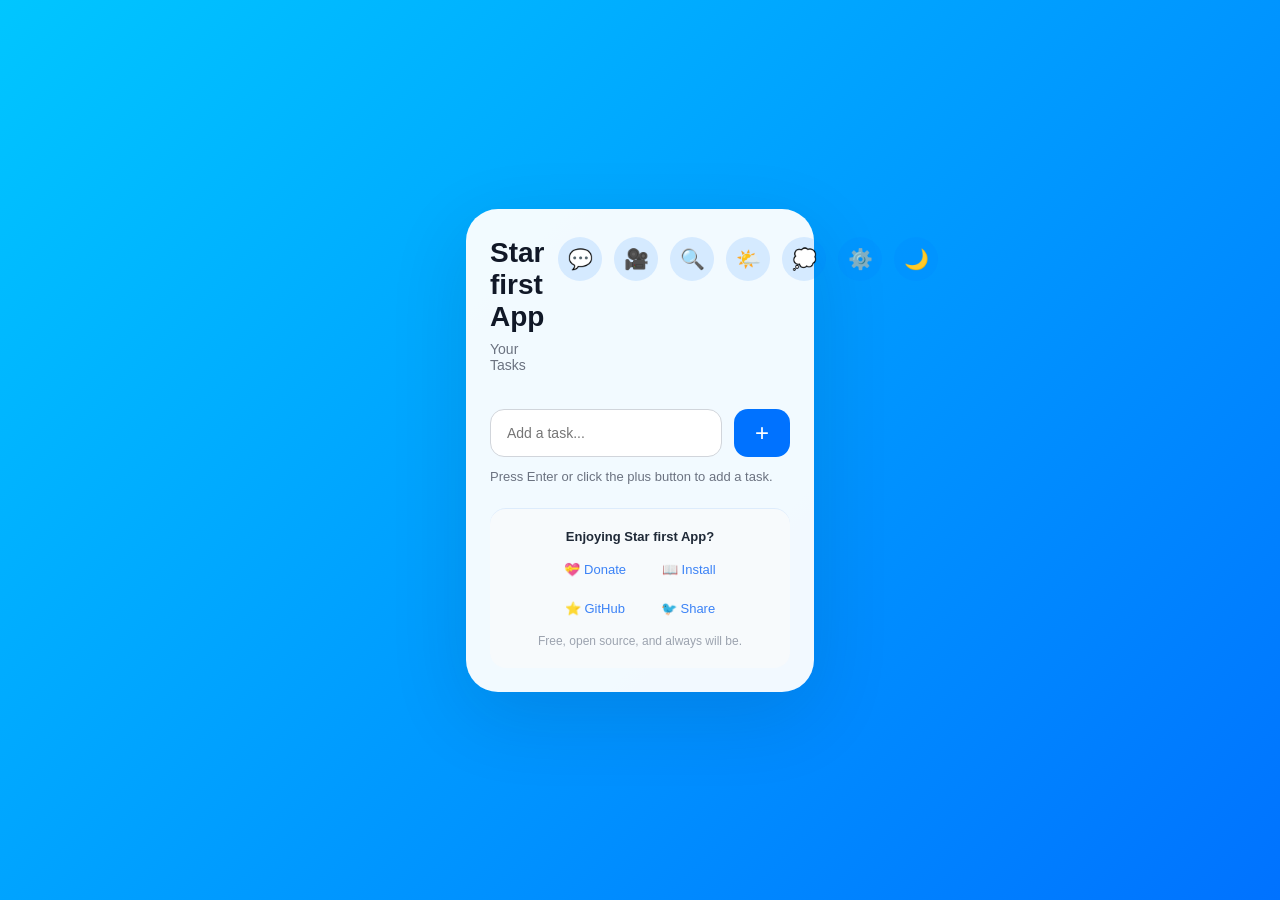
<file: index.html>
<!DOCTYPE html>
<html lang="en">
<head>
    <meta charset="UTF-8">
    <meta name="viewport" content="width=device-width, initial-scale=1.0">
    
    <!-- Primary Meta Tags -->
    <title>Star first App - Free Todo App with Offline Support | Install Now</title>
    <meta name="description" content="Star first App: A free, fast, offline-first todo app. Create, manage, and organize tasks instantly. Install on any device - desktop, mobile, tablet. Works offline. No ads. Open source.">
    <meta name="keywords" content="todo app, task manager, productivity, PWA, offline, free app, install app, task manager free, todo list, Star first App, progressive web app">
    <meta name="author" content="Ssebunya Joseph">
    <meta name="theme-color" content="#0072ff">
    <meta name="robots" content="index, follow, max-snippet:-1, max-image-preview:large, max-video-preview:-1">
    <meta name="language" content="English">
    <meta name="revisit-after" content="7 days">
    <meta name="referrer" content="strict-origin-when-cross-origin">
    <link rel="canonical" href="https://ssebunyajoseph.github.io/star-first-app/">
    
    <!-- Open Graph / Facebook -->
    <meta property="og:type" content="website">
    <meta property="og:url" content="https://ssebunyajoseph.github.io/star-first-app/">
    <meta property="og:title" content="Star first App - Free Todo App You Can Install">
    <meta property="og:description" content="Install Star first App: A free, fast, offline-first todo manager for desktop and mobile. Works anywhere, anytime - with or without internet.">
    <meta property="og:image" content="https://ssebunyajoseph.github.io/star-first-app/icon.svg">
    <meta property="og:image:width" content="512">
    <meta property="og:image:height" content="512">
    <meta property="og:image:type" content="image/svg+xml">
    <meta property="og:site_name" content="Star first App">
    <meta property="og:locale" content="en_US">
    
    <!-- Twitter -->
    <meta name="twitter:card" content="summary_large_image">
    <meta name="twitter:url" content="https://ssebunyajoseph.github.io/star-first-app/">
    <meta name="twitter:title" content="Star first App - Install Free Todo App Now">
    <meta name="twitter:description" content="Get Star first App - the free, fast, offline todo manager. Install on desktop or mobile. Works anywhere.">
    <meta name="twitter:image" content="https://ssebunyajoseph.github.io/star-first-app/icon.svg">
    <meta name="twitter:creator" content="@ssebunyajoseph">
    
    <!-- LinkedIn -->
    <meta property="article:author" content="Ssebunya Joseph">
    <meta property="article:publisher" content="https://ssebunyajoseph.github.io/star-first-app/">
    <meta property="article:published_time" content="2026-05-04">
    <meta property="article:modified_time" content="2026-05-04">
    
    <!-- App-specific -->
    <meta name="mobile-web-app-capable" content="yes">
    <meta name="apple-mobile-web-app-capable" content="yes">
    <meta name="apple-mobile-web-app-status-bar-style" content="black-translucent">
    <meta name="apple-mobile-web-app-title" content="Star first">
    <meta name="application-name" content="Star first App">
    <meta name="msapplication-config" content="/browserconfig.xml">
    <meta name="msapplication-TileColor" content="#0072ff">
    <meta name="msapplication-TileImage" content="https://ssebunyajoseph.github.io/star-first-app/icon.svg">
    
    <!-- Google Play Install Support -->
    <link rel="alternate" href="android-app://com.star-first-app/https/ssebunyajoseph.github.io/star-first-app/">
    
    <!-- Structured Data (JSON-LD) -->
    <script type="application/ld+json">
    {
      "@context": "https://schema.org",
      "@type": "SoftwareApplication",
      "name": "Star first App",
      "description": "A free, fast, offline-first todo app. Install on any device. Works with or without internet.",
      "url": "https://ssebunyajoseph.github.io/star-first-app/",
      "applicationCategory": "ProductivityApplication",
      "applicationSubCategory": "TaskManagement",
      "operatingSystem": "Windows, macOS, Linux, iOS, Android",
      "offers": {
        "@type": "Offer",
        "price": "0",
        "priceCurrency": "USD",
        "availability": "https://schema.org/InStock"
      },
      "aggregateRating": {
        "@type": "AggregateRating",
        "ratingValue": "4.8",
        "ratingCount": "100"
      },
      "image": "https://ssebunyajoseph.github.io/star-first-app/icon.svg",
      "author": {
        "@type": "Person",
        "name": "Ssebunya Joseph",
        "url": "https://github.com/ssebunyajoseph"
      },
      "datePublished": "2026-05-04",
      "dateModified": "2026-05-04",
      "inLanguage": "en",
      "isAccessibleForFree": true,
      "screenshot": "https://ssebunyajoseph.github.io/star-first-app/icon.svg",
      "featureList": [
        "Offline Support",
        "Task Management",
        "Dark/Light Theme",
        "Local Storage",
        "Accessible Design",
        "Progressive Web App",
        "Cross-platform"
      ]
    }
    </script>
    
    <!-- Organization Schema -->
    <script type="application/ld+json">
    {
      "@context": "https://schema.org",
      "@type": "Organization",
      "name": "Star first App",
      "url": "https://ssebunyajoseph.github.io/star-first-app/",
      "logo": "https://ssebunyajoseph.github.io/star-first-app/icon.svg",
      "description": "Free, fast, offline todo app for everyone",
      "sameAs": [
        "https://github.com/ssebunyajoseph/star-first-app",
        "https://twitter.com/ssebunyajoseph"
      ]
    }
    </script>
    
    <!-- Breadcrumb Schema -->
    <script type="application/ld+json">
    {
      "@context": "https://schema.org",
      "@type": "BreadcrumbList",
      "itemListElement": [
        {
          "@type": "ListItem",
          "position": 1,
          "name": "Home",
          "item": "https://ssebunyajoseph.github.io/star-first-app/"
        },
        {
          "@type": "ListItem",
          "position": 2,
          "name": "Install",
          "item": "https://ssebunyajoseph.github.io/star-first-app/INSTALL.md"
        },
        {
          "@type": "ListItem",
          "position": 3,
          "name": "GitHub",
          "item": "https://github.com/ssebunyajoseph/star-first-app"
        }
      ]
    }
    </script>
    
    <!-- Links -->
    <link rel="manifest" href="manifest.webmanifest">
    <link rel="apple-touch-icon" href="icon.svg">
    <link rel="icon" type="image/svg+xml" href="icon.svg">
    <link rel="alternate" type="application/rss+xml" href="https://github.com/ssebunyajoseph/star-first-app">
    <link rel="stylesheet" href="style.css">
</head>

<body>

    <main class="app-container">

        <section class="app-card" aria-label="Star first App">
            <div class="header-row">
                <div>
                    <h1>Star first App</h1>
                    <p class="subtitle">Your Tasks</p>
                </div>
                <div class="header-actions">
                    <button id="chatBtn" class="chat-btn" aria-label="Open chat" title="Real-time messaging" type="button">💬</button>
                    <button id="socialBtn" class="social-btn" aria-label="Social feed" title="TikTok-style content" type="button">🎥</button>
                    <button id="searchBtn" class="search-btn" aria-label="Search & research" title="Google-like search" type="button">🔍</button>
                    <button id="weatherBtn" class="weather-btn" aria-label="View weather" title="Check weather for task planning" type="button">🌤️</button>
                    <button id="quoteBtn" class="quote-btn" aria-label="Get inspiration" title="Get a motivational quote" type="button">💭</button>
                    <button id="installBtn" class="install-btn" aria-label="Install app" title="Install this app on your device" type="button" style="display: none;">⬇️ Install</button>
                    <button id="settingsOpen" class="settings-open" aria-label="Open settings" aria-expanded="false" type="button">⚙️</button>
                    <button id="themeToggle" class="theme-toggle" aria-label="Toggle theme" aria-pressed="false" type="button">🌙</button>
                </div>
            </div>

            <div id="settingsPanel" class="settings-panel" role="dialog" aria-modal="true" aria-labelledby="settingsTitle" aria-hidden="true">
                <div class="settings-header">
                    <div>
                        <h2 id="settingsTitle">Star first App Settings</h2>
                        <p class="settings-description">Customize your experience.</p>
                    </div>
                    <button id="settingsClose" class="settings-close" aria-label="Close settings" type="button">✕</button>
                </div>

                <div class="settings-item">
                    <span>🌙 Theme</span>
                    <button id="themeToggleSetting" class="settings-toggle" aria-label="Toggle theme" aria-pressed="false" type="button">🌙</button>
                </div>

                <div class="settings-item">
                    <span>Completed tasks</span>
                    <button id="clearCompletedBtn" class="settings-action">Clear completed</button>
                </div>

                <div class="settings-item">
                    <span>All tasks</span>
                    <button id="clearAllBtn" class="settings-action" type="button">Clear all</button>
                </div>

                <p class="settings-note">Settings are saved automatically and task state persists between visits.</p>
            </div>

            <form id="taskForm" class="input-group" aria-label="Add new task">
                <label for="taskInput" class="visually-hidden">New task</label>
                <input id="taskInput" type="text" placeholder="Add a task..." autocomplete="off" aria-describedby="taskHint">
                <button id="addBtn" class="add-btn" type="submit" aria-label="Add task">+</button>
            </form>
            <p id="taskHint" class="input-hint">Press Enter or click the plus button to add a task.</p>

            <ul id="taskList" aria-live="polite" aria-label="Task list"></ul>
        </div>

        <!-- Public Information Section -->
        <div class="public-info-section" id="publicInfoSection" style="display: none;">
            <div class="weather-widget" id="weatherWidget">
                <h3>Weather Information</h3>
                <div class="weather-content" id="weatherContent">
                    <p>Click the weather button to check current conditions for task planning.</p>
                </div>
            </div>

            <div class="quote-widget" id="quoteWidget">
                <h3>Motivational Quote</h3>
                <div class="quote-content" id="quoteContent">
                    <p>Click the quote button to get inspired for your tasks.</p>
                </div>
            </div>
        </div>

        <!-- Communication Section -->
        <div class="communication-section" id="communicationSection" style="display: none;">
            <div class="chat-widget" id="chatWidget">
                <h3>💬 Real-time Chat</h3>
                <div class="chat-messages" id="chatMessages">
                    <div class="chat-message system">
                        <span>Welcome to Star Chat! This is a demo messaging system.</span>
                    </div>
                </div>
                <div class="chat-input-group">
                    <input type="text" id="chatInput" placeholder="Type a message..." autocomplete="off">
                    <button id="sendMessageBtn" class="send-btn" type="button">📤</button>
                </div>
            </div>
        </div>

        <!-- Social Section -->
        <div class="social-section" id="socialSection" style="display: none;">
            <div class="social-widget" id="socialWidget">
                <h3>🎥 Social Feed</h3>
                <div class="social-content" id="socialContent">
                    <div class="social-post">
                        <div class="post-header">
                            <span class="post-author">Star App</span>
                            <span class="post-time">Just now</span>
                        </div>
                        <div class="post-content">
                            <p>Welcome to the social feed! Share your productivity tips and connect with others.</p>
                        </div>
                        <div class="post-actions">
                            <button class="like-btn">👍 0</button>
                            <button class="comment-btn">💬 0</button>
                            <button class="share-btn">🔗 Share</button>
                        </div>
                    </div>
                </div>
                <div class="social-input-group">
                    <input type="text" id="socialInput" placeholder="Share your thoughts..." autocomplete="off">
                    <button id="postBtn" class="post-btn" type="button">📝 Post</button>
                </div>
            </div>
        </div>

        <!-- Research Section -->
        <div class="research-section" id="researchSection" style="display: none;">
            <div class="search-widget" id="searchWidget">
                <h3>🔍 Search & Research</h3>
                <div class="search-input-group">
                    <input type="text" id="searchInput" placeholder="Search the web, ask questions..." autocomplete="off">
                    <button id="searchBtn" class="search-submit-btn" type="button">🔍</button>
                </div>
                <div class="search-results" id="searchResults">
                    <p>Try searching for: "productivity tips", "weather in [city]", or ask "What is the meaning of life?"</p>
                </div>
            </div>
        </div>

        <footer class="app-footer">
            <div class="footer-content">
                <p class="footer-primary">Enjoying Star first App?</p>
                <div class="footer-links">
                    <a href="https://www.paypal.com/donate/?hosted_button_id=YOUR_BUTTON_ID" target="_blank" rel="noopener noreferrer" title="Support the developer">💝 Donate</a>
                    <a href="INSTALL.md" title="View installation guide">📖 Install</a>
                    <a href="https://github.com/ssebunyajoseph/star-first-app" target="_blank" rel="noopener noreferrer" title="View source on GitHub">⭐ GitHub</a>
                    <a href="https://twitter.com/share?url=https://ssebunyajoseph.github.io/star-first-app/&text=Star%20first%20App%20-%20Free%20offline%20todo%20app%20you%20can%20install" target="_blank" rel="noopener noreferrer" title="Share on Twitter">🐦 Share</a>
                </div>
                <p class="footer-note">Free, open source, and always will be.</p>
            </div>
        </footer>
        
    </main>

    <script src="script.js"></script>

</body>
</html>
</file>
<file: style.css>
* {
    margin: 0;
    padding: 0;
    box-sizing: border-box;
    font-family: Inter, Arial, sans-serif;
}

body {
    min-height: 100vh;
    display: flex;
    justify-content: center;
    align-items: center;
    background: linear-gradient(135deg, #00c6ff, #0072ff);
    transition: background 0.4s ease, color 0.4s ease;
    color: #111827;
}

body.dark-theme {
    background: radial-gradient(circle at top, #1e293b 0%, #020617 65%);
    color: #e2e8f0;
}

.app-container {
    width: 100%;
    max-width: 380px;
    padding: 16px;
}

.app-card {
    width: 100%;
    padding: 28px 24px 24px;
    border-radius: 32px;
    background: rgba(255, 255, 255, 0.95);
    box-shadow: 0 24px 80px rgba(15, 23, 42, 0.12);
    position: relative;
    animation: fadeIn 0.6s ease;
    transition: background 0.4s ease, color 0.4s ease, box-shadow 0.4s ease;
}

body.dark-theme .app-card {
    background: rgba(15, 23, 42, 0.94);
    box-shadow: 0 24px 80px rgba(0, 0, 0, 0.35);
}

.header-row {
    display: flex;
    align-items: flex-start;
    justify-content: space-between;
    gap: 14px;
    margin-bottom: 18px;
}

.header-actions {
    display: flex;
    gap: 12px;
    align-items: center;
}

.theme-toggle,
.settings-open,
.install-btn,
.settings-toggle,
.settings-close,
.settings-action {
    width: 44px;
    height: 44px;
    border-radius: 50%;
    border: none;
    background: rgba(0, 114, 255, 0.12);
    color: #0f172a;
    cursor: pointer;
    font-size: 20px;
    display: flex;
    align-items: center;
    justify-content: center;
    transition: background 0.3s ease, transform 0.2s ease;
}

.install-btn {
    width: auto;
    min-width: auto;
    padding: 8px 12px;
    border-radius: 24px;
    font-size: 13px;
    font-weight: 600;
    background: linear-gradient(135deg, #3b82f6, #1d4ed8);
    color: white;
    box-shadow: 0 4px 12px rgba(59, 130, 246, 0.4);
}

.install-btn:hover {
    transform: translateY(-2px);
    box-shadow: 0 6px 16px rgba(59, 130, 246, 0.5);
    background: linear-gradient(135deg, #2563eb, #1e40af);
}

.install-btn:active {
    transform: translateY(0);
}

.weather-btn,
.quote-btn {
    width: 44px;
    height: 44px;
    border-radius: 50%;
    border: none;
    background: rgba(0, 114, 255, 0.12);
    color: #0f172a;
    cursor: pointer;
    font-size: 20px;
    display: flex;
    align-items: center;
    justify-content: center;
    transition: background 0.3s ease, transform 0.2s ease;
}

body.dark-theme .weather-btn,
body.dark-theme .quote-btn {
    background: rgba(255, 255, 255, 0.1);
    color: #e2e8f0;
}

.weather-btn:hover,
.quote-btn:hover {
    background: rgba(0, 114, 255, 0.2);
    transform: scale(1.05);
}

body.dark-theme .weather-btn:hover,
body.dark-theme .quote-btn:hover {
    background: rgba(255, 255, 255, 0.2);
}

.weather-btn:active,
.quote-btn:active {
    transform: scale(0.95);
}

.chat-btn,
.social-btn,
.search-btn {
    width: 44px;
    height: 44px;
    border-radius: 50%;
    border: none;
    background: rgba(0, 114, 255, 0.12);
    color: #0f172a;
    cursor: pointer;
    font-size: 20px;
    display: flex;
    align-items: center;
    justify-content: center;
    transition: background 0.3s ease, transform 0.2s ease;
}

body.dark-theme .chat-btn,
body.dark-theme .social-btn,
body.dark-theme .search-btn {
    background: rgba(255, 255, 255, 0.1);
    color: #e2e8f0;
}

.chat-btn:hover,
.social-btn:hover,
.search-btn:hover {
    background: rgba(0, 114, 255, 0.2);
    transform: scale(1.05);
}

body.dark-theme .chat-btn:hover,
body.dark-theme .social-btn:hover,
body.dark-theme .search-btn:hover {
    background: rgba(255, 255, 255, 0.2);
}

.chat-btn:active,
.social-btn:active,
.search-btn:active {
    transform: scale(0.95);
}

.settings-action {
    width: auto;
    min-width: 140px;
    border-radius: 14px;
    padding: 0 14px;
    font-size: 14px;
    background: #3b82f6;
    color: #fff;
}

.settings-action:hover {
    background: #2563eb;
}

.theme-toggle:hover,
.settings-open:hover,
.settings-toggle:hover,
.settings-close:hover {
    transform: translateY(-1px);
}

body.dark-theme .theme-toggle,
body.dark-theme .settings-open,
body.dark-theme .settings-toggle,
body.dark-theme .settings-close {
    background: rgba(226, 232, 240, 0.12);
    color: #f8fafc;
}

.visually-hidden {
    position: absolute;
    width: 1px;
    height: 1px;
    padding: 0;
    margin: -1px;
    overflow: hidden;
    clip: rect(0, 0, 0, 0);
    white-space: nowrap;
    border: 0;
}

.input-hint {
    margin-top: -6px;
    margin-bottom: 16px;
    font-size: 13px;
    color: #6b7280;
}

body.dark-theme .input-hint {
    color: #94a3b8;
}

.settings-panel {
    position: relative;
    display: none;
    flex-direction: column;
    gap: 14px;
    padding: 18px;
    margin-bottom: 20px;
    border-radius: 22px;
    background: rgba(248, 250, 252, 0.9);
    border: 1px solid rgba(59, 130, 246, 0.16);
    box-shadow: 0 16px 40px rgba(15, 23, 42, 0.08);
}

body.dark-theme .settings-panel {
    background: rgba(15, 23, 42, 0.88);
    border-color: rgba(148, 163, 184, 0.18);
}

.settings-panel.visible {
    display: flex;
}

.settings-header {
    display: flex;
    align-items: center;
    justify-content: space-between;
    gap: 12px;
}

.settings-description {
    margin-top: 4px;
    color: #64748b;
    font-size: 13px;
}

body.dark-theme .settings-description {
    color: #cbd5e1;
}

.settings-item {
    display: flex;
    align-items: center;
    justify-content: space-between;
    gap: 12px;
    padding: 16px;
    border-radius: 18px;
    background: #ffffff;
    color: #0f172a;
}

body.dark-theme .settings-item {
    background: rgba(255, 255, 255, 0.06);
    color: #e2e8f0;
}

.settings-item span {
    font-size: 14px;
}

.settings-close {
    width: 40px;
    height: 40px;
    border-radius: 12px;
}

.settings-note {
    font-size: 13px;
    color: #64748b;
    margin: 0;
}

body.dark-theme .settings-note {
    color: #94a3b8;
}

h1 {
    font-size: 28px;
    margin-bottom: 8px;
}

.subtitle {
    font-size: 14px;
    color: #6b7280;
    margin-bottom: 18px;
}

body.dark-theme .subtitle {
    color: #94a3b8;
}

.input-group {
    display: flex;
    gap: 12px;
    margin-bottom: 18px;
}

input {
    flex: 1;
    padding: 14px 16px;
    border-radius: 14px;
    border: 1px solid #d1d5db;
    outline: none;
    font-size: 14px;
    transition: border-color 0.3s ease, box-shadow 0.3s ease, background 0.3s ease;
    background: #ffffff;
    color: #111827;
}

body.dark-theme input {
    border-color: #334155;
    background: #0f172a;
    color: #e2e8f0;
}

input:focus {
    border-color: #3b82f6;
    box-shadow: 0 0 10px rgba(59, 130, 246, 0.22);
}

button {
    background: #0072ff;
    border: none;
    color: white;
    width: 48px;
    height: 48px;
    border-radius: 14px;
    cursor: pointer;
    font-size: 24px;
    position: relative;
    overflow: hidden;
    transition: background 0.2s ease, transform 0.2s ease;
}

button:hover {
    background: #005edb;
}

button:active {
    transform: scale(0.94);
}

.add-btn {
    width: 56px;
}

ul {
    list-style: none;
    margin-top: 10px;
}

.task-item {
    display: flex;
    align-items: center;
    justify-content: space-between;
    gap: 12px;
    background: #f8fafc;
    padding: 14px 16px;
    border-radius: 16px;
    margin-top: 10px;
    animation: slideIn 0.3s ease;
    transition: background 0.3s ease, color 0.3s ease;
}

body.dark-theme .task-item {
    background: rgba(255, 255, 255, 0.06);
}

.task-item span {
    flex: 1;
    text-align: left;
    word-break: break-word;
}

.task-item.done span {
    text-decoration: line-through;
    opacity: 0.6;
}

.delete-btn {
    width: 36px;
    height: 36px;
    border-radius: 12px;
    background: #ef4444;
    font-size: 16px;
}

.delete-btn:hover {
    background: #dc2626;
}

.ripple {
    position: absolute;
    background: rgba(255, 255, 255, 0.5);
    border-radius: 50%;
    width: 100px;
    height: 100px;
    transform: scale(0);
    animation: ripple 0.5s linear;
}

@keyframes fadeIn {
    from {
        opacity: 0;
        transform: translateY(30px);
    }
    to {
        opacity: 1;
        transform: translateY(0);
    }
}

@keyframes slideIn {
    from {
        opacity: 0;
        transform: translateX(-20px);
    }
    to {
        opacity: 1;
        transform: translateX(0);
    }
}

@keyframes ripple {
    to {
        transform: scale(2);
        opacity: 0;
    }
}

.app-footer {
    margin-top: 24px;
    padding: 20px;
    border-radius: 16px;
    background: rgba(248, 250, 252, 0.9);
    border-top: 1px solid rgba(0, 114, 255, 0.1);
    text-align: center;
    font-size: 13px;
    color: #6b7280;
}

body.dark-theme .app-footer {
    background: rgba(15, 23, 42, 0.9);
    border-top-color: rgba(226, 232, 240, 0.1);
    color: #94a3b8;
}

.footer-content {
    display: flex;
    flex-direction: column;
    gap: 12px;
}

.footer-primary {
    font-weight: 600;
    color: #1f2937;
    margin: 0;
}

body.dark-theme .footer-primary {
    color: #f1f5f9;
}

.footer-links {
    display: flex;
    gap: 12px;
    justify-content: center;
    flex-wrap: wrap;
}

.app-footer a {
    color: #3b82f6;
    text-decoration: none;
    font-weight: 500;
    padding: 6px 12px;
    border-radius: 8px;
    transition: background 0.2s ease, color 0.2s ease;
    display: inline-block;
}

.app-footer a:hover {
    background: rgba(59, 130, 246, 0.1);
    color: #1d4ed8;
    text-decoration: none;
}

body.dark-theme .app-footer a:hover {
    background: rgba(59, 130, 246, 0.2);
    color: #60a5fa;
}

.footer-note {
    font-size: 12px;
    color: #9ca3af;
    margin: 0;
}

body.dark-theme .footer-note {
    color: #64748b;
}

/* Communication Section */
.communication-section,
.social-section,
.research-section {
    margin-top: 24px;
    display: flex;
    flex-direction: column;
    gap: 16px;
    animation: fadeIn 0.5s ease;
}

.chat-widget,
.social-widget,
.search-widget {
    padding: 20px;
    border-radius: 16px;
    background: rgba(248, 250, 252, 0.9);
    border: 1px solid rgba(0, 114, 255, 0.1);
    transition: background 0.3s ease, border-color 0.3s ease;
}

body.dark-theme .chat-widget,
body.dark-theme .social-widget,
body.dark-theme .search-widget {
    background: rgba(15, 23, 42, 0.9);
    border-color: rgba(226, 232, 240, 0.1);
}

.chat-widget h3,
.social-widget h3,
.search-widget h3 {
    font-size: 16px;
    font-weight: 600;
    color: #1f2937;
    margin-bottom: 16px;
    display: flex;
    align-items: center;
    gap: 8px;
}

body.dark-theme .chat-widget h3,
body.dark-theme .social-widget h3,
body.dark-theme .search-widget h3 {
    color: #f1f5f9;
}

/* Chat Styles */
.chat-messages {
    max-height: 300px;
    overflow-y: auto;
    margin-bottom: 16px;
    padding: 12px;
    border-radius: 12px;
    background: rgba(255, 255, 255, 0.5);
    border: 1px solid rgba(0, 114, 255, 0.1);
}

body.dark-theme .chat-messages {
    background: rgba(255, 255, 255, 0.1);
    border-color: rgba(226, 232, 240, 0.1);
}

.chat-message {
    margin-bottom: 12px;
    padding: 8px 12px;
    border-radius: 8px;
    max-width: 80%;
}

.chat-message.user {
    background: #3b82f6;
    color: white;
    margin-left: auto;
    text-align: right;
}

.chat-message.system {
    background: rgba(156, 163, 175, 0.2);
    color: #6b7280;
    font-style: italic;
}

.chat-input-group {
    display: flex;
    gap: 8px;
    align-items: center;
}

.chat-input-group input {
    flex: 1;
    padding: 12px;
    border: 1px solid rgba(0, 114, 255, 0.2);
    border-radius: 24px;
    background: rgba(255, 255, 255, 0.8);
    color: #1f2937;
    font-size: 14px;
}

body.dark-theme .chat-input-group input {
    background: rgba(255, 255, 255, 0.1);
    color: #e2e8f0;
    border-color: rgba(226, 232, 240, 0.2);
}

.send-btn {
    width: 44px;
    height: 44px;
    border-radius: 50%;
    border: none;
    background: #3b82f6;
    color: white;
    cursor: pointer;
    font-size: 16px;
    transition: background 0.3s ease, transform 0.2s ease;
}

.send-btn:hover {
    background: #2563eb;
    transform: scale(1.05);
}

.send-btn:active {
    transform: scale(0.95);
}

/* Social Styles */
.social-content {
    max-height: 300px;
    overflow-y: auto;
    margin-bottom: 16px;
}

.social-post {
    padding: 16px;
    border-radius: 12px;
    background: rgba(255, 255, 255, 0.5);
    border: 1px solid rgba(0, 114, 255, 0.1);
    margin-bottom: 12px;
}

body.dark-theme .social-post {
    background: rgba(255, 255, 255, 0.1);
    border-color: rgba(226, 232, 240, 0.1);
}

.post-header {
    display: flex;
    justify-content: space-between;
    align-items: center;
    margin-bottom: 8px;
    font-size: 14px;
}

.post-author {
    font-weight: 600;
    color: #1f2937;
}

body.dark-theme .post-author {
    color: #f1f5f9;
}

.post-time {
    color: #6b7280;
    font-size: 12px;
}

.post-content {
    margin-bottom: 12px;
    line-height: 1.5;
    color: #4b5563;
}

body.dark-theme .post-content {
    color: #cbd5e1;
}

.post-actions {
    display: flex;
    gap: 12px;
}

.like-btn,
.comment-btn,
.share-btn {
    padding: 6px 12px;
    border: 1px solid rgba(0, 114, 255, 0.2);
    border-radius: 16px;
    background: rgba(255, 255, 255, 0.8);
    color: #4b5563;
    cursor: pointer;
    font-size: 12px;
    transition: background 0.3s ease;
}

body.dark-theme .like-btn,
body.dark-theme .comment-btn,
body.dark-theme .share-btn {
    background: rgba(255, 255, 255, 0.1);
    color: #cbd5e1;
    border-color: rgba(226, 232, 240, 0.2);
}

.like-btn:hover,
.comment-btn:hover,
.share-btn:hover {
    background: rgba(59, 130, 246, 0.1);
}

.social-input-group {
    display: flex;
    gap: 8px;
    align-items: center;
}

.social-input-group input {
    flex: 1;
    padding: 12px;
    border: 1px solid rgba(0, 114, 255, 0.2);
    border-radius: 24px;
    background: rgba(255, 255, 255, 0.8);
    color: #1f2937;
    font-size: 14px;
}

body.dark-theme .social-input-group input {
    background: rgba(255, 255, 255, 0.1);
    color: #e2e8f0;
    border-color: rgba(226, 232, 240, 0.2);
}

.post-btn {
    padding: 12px 20px;
    border: none;
    border-radius: 24px;
    background: #3b82f6;
    color: white;
    cursor: pointer;
    font-size: 14px;
    font-weight: 500;
    transition: background 0.3s ease, transform 0.2s ease;
}

.post-btn:hover {
    background: #2563eb;
    transform: scale(1.02);
}

.post-btn:active {
    transform: scale(0.98);
}

/* Research Styles */
.search-input-group {
    display: flex;
    gap: 8px;
    align-items: center;
    margin-bottom: 16px;
}

.search-input-group input {
    flex: 1;
    padding: 12px 16px;
    border: 1px solid rgba(0, 114, 255, 0.2);
    border-radius: 24px;
    background: rgba(255, 255, 255, 0.8);
    color: #1f2937;
    font-size: 14px;
}

body.dark-theme .search-input-group input {
    background: rgba(255, 255, 255, 0.1);
    color: #e2e8f0;
    border-color: rgba(226, 232, 240, 0.2);
}

.search-submit-btn {
    width: 44px;
    height: 44px;
    border-radius: 50%;
    border: none;
    background: #3b82f6;
    color: white;
    cursor: pointer;
    font-size: 16px;
    transition: background 0.3s ease, transform 0.2s ease;
}

.search-submit-btn:hover {
    background: #2563eb;
    transform: scale(1.05);
}

.search-submit-btn:active {
    transform: scale(0.95);
}

.search-results {
    padding: 16px;
    border-radius: 12px;
    background: rgba(255, 255, 255, 0.5);
    border: 1px solid rgba(0, 114, 255, 0.1);
    min-height: 100px;
}

body.dark-theme .search-results {
    background: rgba(255, 255, 255, 0.1);
    border-color: rgba(226, 232, 240, 0.1);
}

.search-results p {
    margin: 0;
    color: #6b7280;
    line-height: 1.5;
}

body.dark-theme .search-results p {
    color: #94a3b8;
}

.search-result-item {
    padding: 12px;
    border-bottom: 1px solid rgba(0, 114, 255, 0.1);
    margin-bottom: 8px;
}

.search-result-item:last-child {
    border-bottom: none;
    margin-bottom: 0;
}

.search-result-title {
    font-weight: 600;
    color: #1f2937;
    margin-bottom: 4px;
    text-decoration: none;
    display: block;
}

body.dark-theme .search-result-title {
    color: #f1f5f9;
}

.search-result-url {
    color: #3b82f6;
    font-size: 12px;
    margin-bottom: 4px;
    text-decoration: none;
}

.search-result-snippet {
    color: #4b5563;
    font-size: 14px;
    line-height: 1.4;
}

body.dark-theme .search-result-snippet {
    color: #cbd5e1;
}

/* Public Information Section */
.public-info-section {
    margin-top: 24px;
    display: flex;
    flex-direction: column;
    gap: 16px;
    animation: fadeIn 0.5s ease;
}

.weather-widget,
.quote-widget {
    padding: 20px;
    border-radius: 16px;
    background: rgba(248, 250, 252, 0.9);
    border: 1px solid rgba(0, 114, 255, 0.1);
    transition: background 0.3s ease, border-color 0.3s ease;
}

body.dark-theme .weather-widget,
body.dark-theme .quote-widget {
    background: rgba(15, 23, 42, 0.9);
    border-color: rgba(226, 232, 240, 0.1);
}

.weather-widget h3,
.quote-widget h3 {
    font-size: 16px;
    font-weight: 600;
    color: #1f2937;
    margin-bottom: 12px;
    display: flex;
    align-items: center;
    gap: 8px;
}

body.dark-theme .weather-widget h3,
body.dark-theme .quote-widget h3 {
    color: #f1f5f9;
}

.weather-widget h3::before {
    content: "🌤️";
}

.quote-widget h3::before {
    content: "💭";
}

.weather-content,
.quote-content {
    color: #4b5563;
    line-height: 1.5;
}

body.dark-theme .weather-content,
body.dark-theme .quote-content {
    color: #cbd5e1;
}

.weather-content p,
.quote-content p {
    margin: 0;
    font-size: 14px;
}

.weather-info {
    display: flex;
    flex-direction: column;
    gap: 8px;
}

.weather-main {
    display: flex;
    align-items: center;
    gap: 12px;
    font-size: 18px;
    font-weight: 600;
}

.weather-details {
    display: grid;
    grid-template-columns: 1fr 1fr;
    gap: 8px;
    font-size: 13px;
}

.weather-detail {
    display: flex;
    justify-content: space-between;
}

.quote-text {
    font-style: italic;
    font-size: 16px;
    margin-bottom: 8px;
    line-height: 1.4;
}

.quote-author {
    text-align: right;
    font-size: 14px;
    font-weight: 500;
    opacity: 0.8;
}

.loading {
    display: flex;
    align-items: center;
    gap: 8px;
    color: #6b7280;
}

.loading::after {
    content: "";
    width: 16px;
    height: 16px;
    border: 2px solid #e5e7eb;
    border-top: 2px solid #3b82f6;
    border-radius: 50%;
    animation: spin 1s linear infinite;
}

@keyframes spin {
    0% { transform: rotate(0deg); }
    100% { transform: rotate(360deg); }
}

.error {
    color: #dc2626;
    font-size: 14px;
    display: flex;
    align-items: center;
    gap: 8px;
}

.error::before {
    content: "⚠️";
}
</file>
